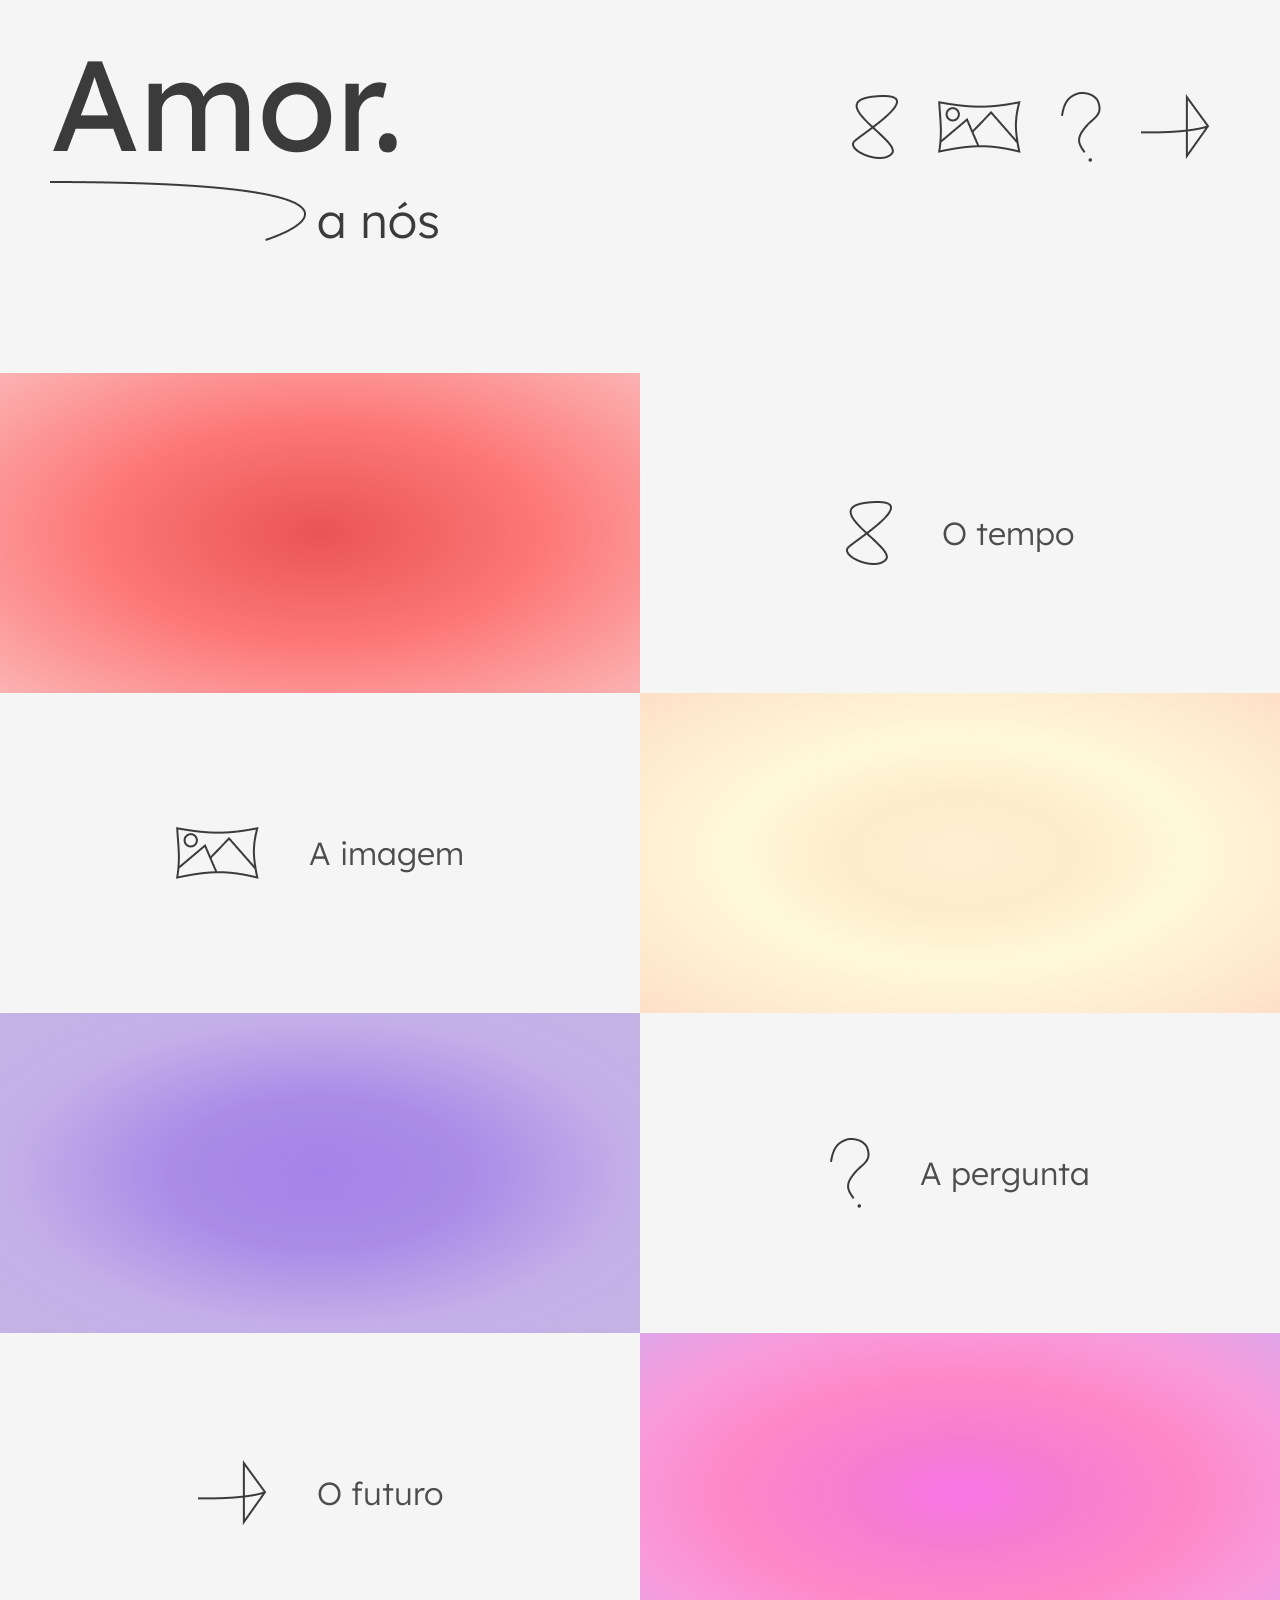
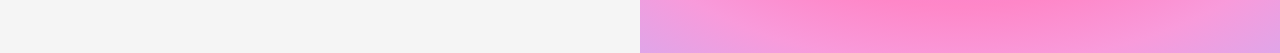
<file: index.html>
<!DOCTYPE html>
<html lang="en">
<head>
    <meta charset="UTF-8">
    <meta name="viewport" content="width=device-width, initial-scale=1.0">
    <meta name="description" content="A web domain for me and her">
    <meta name="keywords" content="Love Gradient Time Future Pictures Questions">
    <link rel="stylesheet" href="styles/styles.css">

    <link rel="preconnect" href="https://fonts.googleapis.com">
    <link rel="preconnect" href="https://fonts.gstatic.com" crossorigin>
    <link href="https://fonts.googleapis.com/css2?family=Lexend:wght@100..900&display=swap" rel="stylesheet">
    
    <title>Amor Para Nós</title>
    
</head>
<body>
    <header>
        
            <a target="_self" href="index.html"> <img class="logo" src="imgs/Titulo.png" alt="Main logo that says Amor, Nos with underline"/> </a>
        
        <nav>
           <a href="tempo.html"> <img class="nav_link" src="imgs/ampulhetaIcon.png" alt="Hourglass image navigation link"/> </a>
           <a href="imagem.html"> <img class="nav_link" src="imgs/imagemIcon.png" alt="Portrait image navigation link"/> </a>
           <a href="pergunta.html"><img class="nav_link" src="imgs/perguntaIcon.png" alt="Question mark image navigation link"/> </a> 
           <a href="futuro.html"><img class="nav_link" src="imgs/futuroIcon.png" alt="Right pointing arrow image navigation link"/> </a>  
        </nav>
    </header>
    <main>
        <div class="skeleton">
            <div class="gradient redgradient"></div>
            <div class="explainer otempo"> 
                <a href="tempo.html">
                    <img alt="Hourglass" src="imgs/ampulhetaIcon.png"/>
                    <p>O tempo</p>
                </a>
            </div>
            <div class="explainer aimagem">
                <a href="imagem.html">
                    <img alt="Image" src="imgs/imagemIcon.png"/>
                    <p>A imagem</p>
                </a>
            </div>
            <div class="gradient yellowgradient"></div>
            <div class="gradient purplegradient"></div>
            <div class="explainer apergunta">
                <a href="pergunta.html">
                    <img alt="Question mark" src="imgs/perguntaIcon.png"/>
                    <p>A pergunta</p>
                </a>
            </div>
            <div class="explainer ofuturo">
                <a href="futuro.html">
                    <img alt="Hourglass" src="imgs/futuroIcon.png"/>
                    <p>O futuro</p>
                </a>
            </div>
            <div class="gradient pinkgradient"></div>
        </div>
    </main>
</body>
</html>
</file>
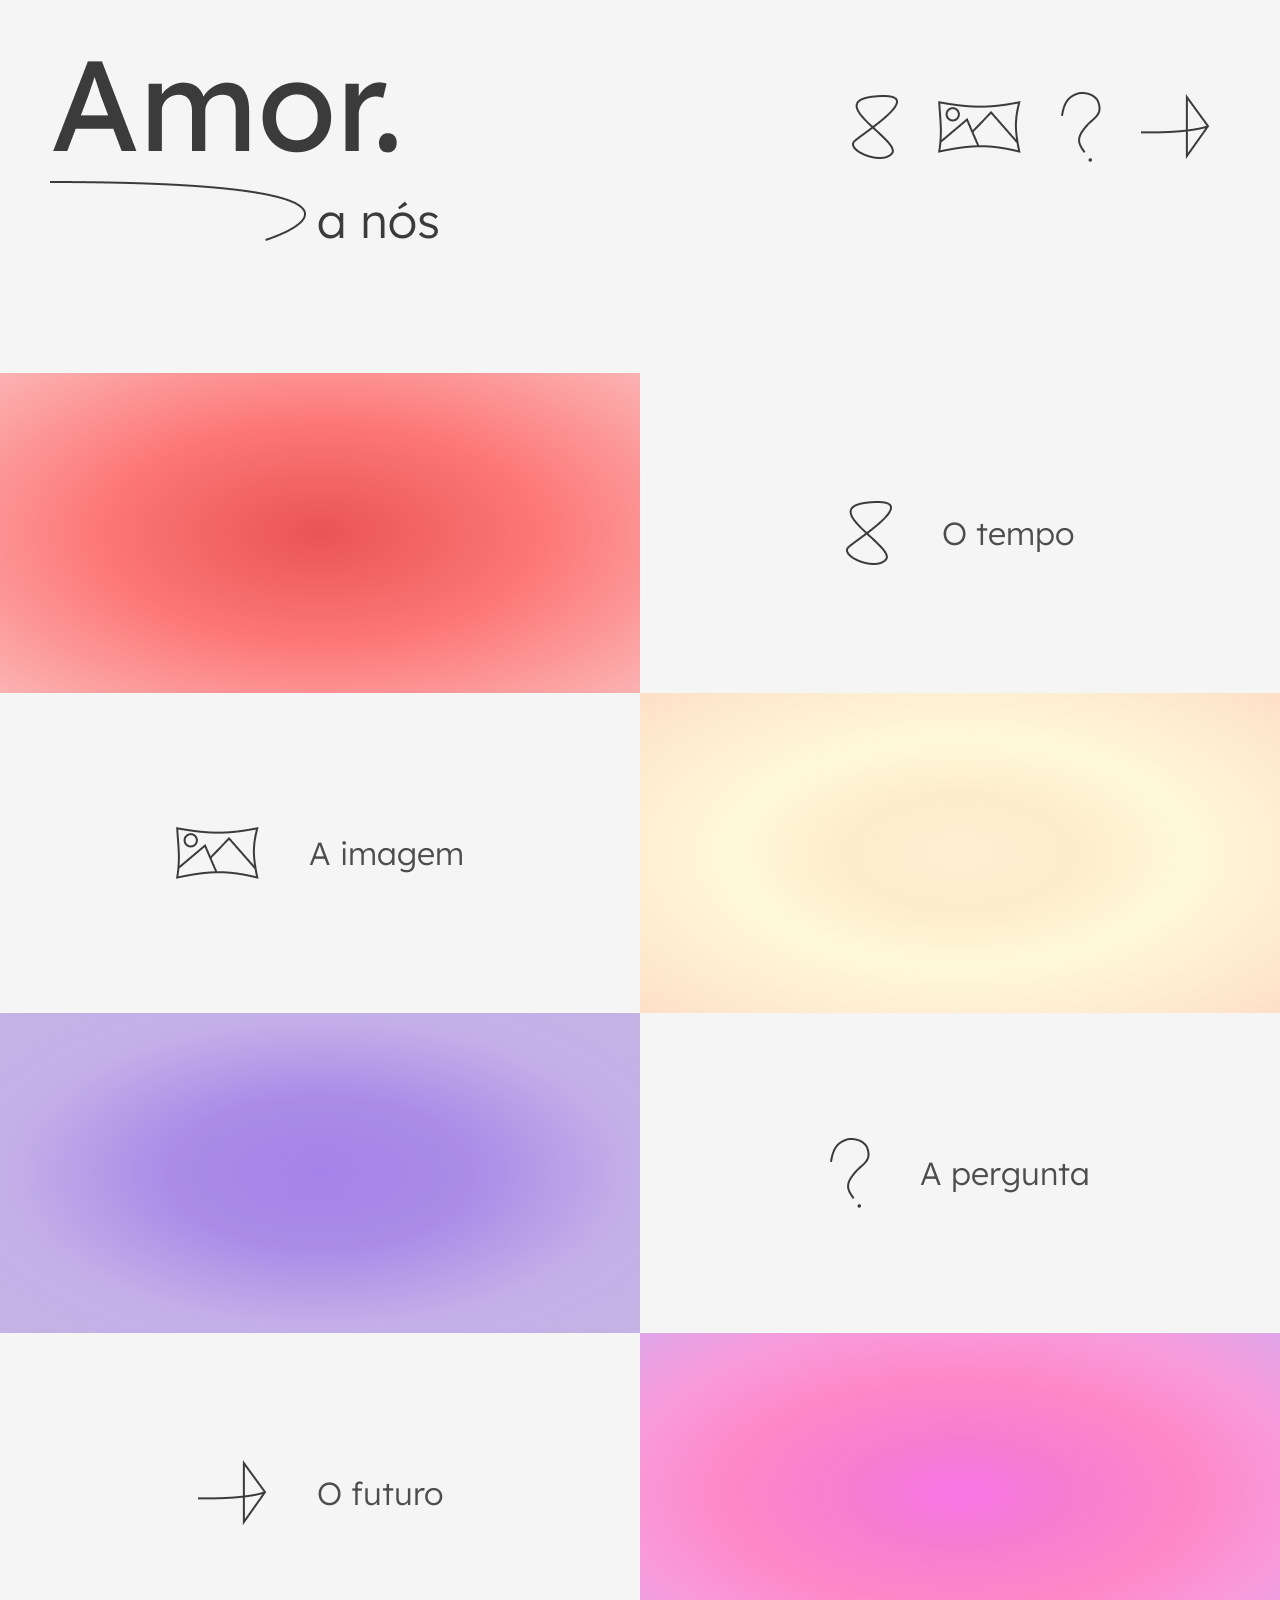
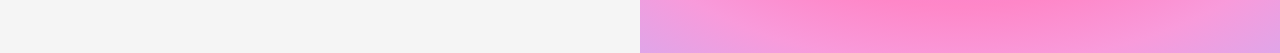
<file: pages/index.html>
<!DOCTYPE html>
<html lang="en">
<head>
    <meta charset="UTF-8">
    <meta name="viewport" content="width=device-width, initial-scale=1.0">
    <meta name="description" content="A web domain for me and her">
    <meta name="keywords" content="Love Gradient Time Future Pictures Questions">
    <link rel="stylesheet" href="../styles/styles.css">

    <link rel="preconnect" href="https://fonts.googleapis.com">
    <link rel="preconnect" href="https://fonts.gstatic.com" crossorigin>
    <link href="https://fonts.googleapis.com/css2?family=Lexend:wght@100..900&display=swap" rel="stylesheet">
    
    <title>Amor Para Nós</title>
    
</head>
<body>
    <header>
        
            <a target="_self" href="index.html"> <img class="logo" src="/imgs/Titulo.png" alt="Main logo that says Amor, Nos with underline"/> </a>
        
        <nav>
           <a href="tempo.html"> <img class="nav_link" src="/imgs/ampulhetaIcon.png" alt="Hourglass image navigation link"/> </a>
           <a href="imagem.html"> <img class="nav_link" src="/imgs/imagemIcon.png" alt="Portrait image navigation link"/> </a>
           <a href="pergunta.html"><img class="nav_link" src="/imgs/perguntaIcon.png" alt="Question mark image navigation link"/> </a> 
           <a href="futuro.html"><img class="nav_link" src="/imgs/futuroIcon.png" alt="Right pointing arrow image navigation link"/> </a>  
        </nav>
    </header>
    <main>
        <div class="skeleton">
            <div class="gradient redgradient"></div>
            <div class="explainer otempo"> 
                <a href="tempo.html">
                    <img alt="Hourglass" src="/imgs/ampulhetaIcon.png"/>
                    <p>O tempo</p>
                </a>
            </div>
            <div class="explainer aimagem">
                <a href="imagem.html">
                    <img alt="Image" src="/imgs/imagemIcon.png"/>
                    <p>A imagem</p>
                </a>
            </div>
            <div class="gradient yellowgradient"></div>
            <div class="gradient purplegradient"></div>
            <div class="explainer apergunta">
                <a href="pergunta.html">
                    <img alt="Question mark" src="/imgs/perguntaIcon.png"/>
                    <p>A pergunta</p>
                </a>
            </div>
            <div class="explainer ofuturo">
                <a href="futuro.html">
                    <img alt="Hourglass" src="/imgs/futuroIcon.png"/>
                    <p>O futuro</p>
                </a>
            </div>
            <div class="gradient pinkgradient"></div>
        </div>
    </main>
</body>
</html>
</file>
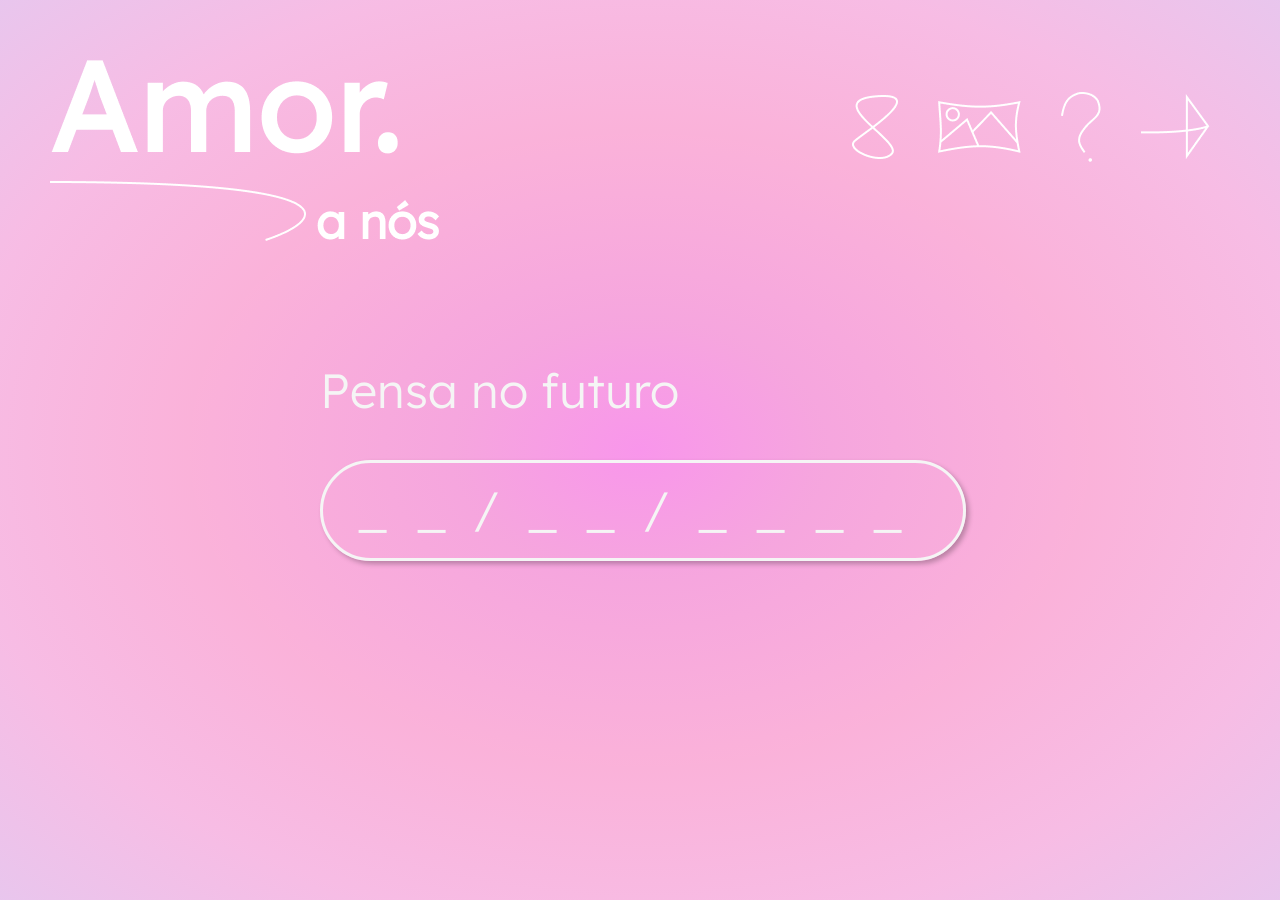
<file: futuro.html>
<!DOCTYPE html>
<html lang="en">
<head>
    <meta charset="UTF-8">
    <meta name="viewport" content="width=device-width, initial-scale=1.0">
    <meta name="description" content="A web domain for me and her">
    <meta name="keywords" content="Love Gradient Time Future Pictures Questions">
    <link rel="stylesheet" href="styles/styles.css">

    <link rel="preconnect" href="https://fonts.googleapis.com">
    <link rel="preconnect" href="https://fonts.gstatic.com" crossorigin>
    <link href="https://fonts.googleapis.com/css2?family=Lexend:wght@100..900&display=swap" rel="stylesheet">
    
    <title>Amor Para Nós</title>
    <script src="futuroInput.js"></script>
</head>
<body class="futuro_main">
        <header>
        <a target="_self" href="index.html"> <img class="logo" src="imgs/TituloBranco.png" alt="Main logo that says Amor, Nos with underline"/> </a>
        
        <nav>
           <a href="tempo.html"> <img class="nav_link" src="imgs/ampulhetaIconBranco.png" alt="Hourglass image navigation link"/> </a>
           <a href="imagem.html"> <img class="nav_link" src="imgs/imagemIconBranco.png" alt="Portrait image navigation link"/> </a>
           <a href="pergunta.html"><img class="nav_link" src="imgs/perguntaIconBranco.png" alt="Question mark image navigation link"/> </a> 
           <a href="futuro.html"><img class="nav_link" src="imgs/futuroIconBranco.png" alt="Right pointing arrow image navigation link"/> </a>  
        </nav>
        </header>

        <main>
            <div>
                <label for="date" id="dateLabel">Pensa no futuro</label>
            </div>
            
            <div class="dateWrapper">
                <input placeholder="__/__/____" type="text" name="date" id="date" min="2026-04-04" inputmode="numeric" maxlength="10" autocomplete="off"/>
                
            </div>
            <span class="msg" id="msg"></span>
        </main>

        
</body>
</html>
</file>
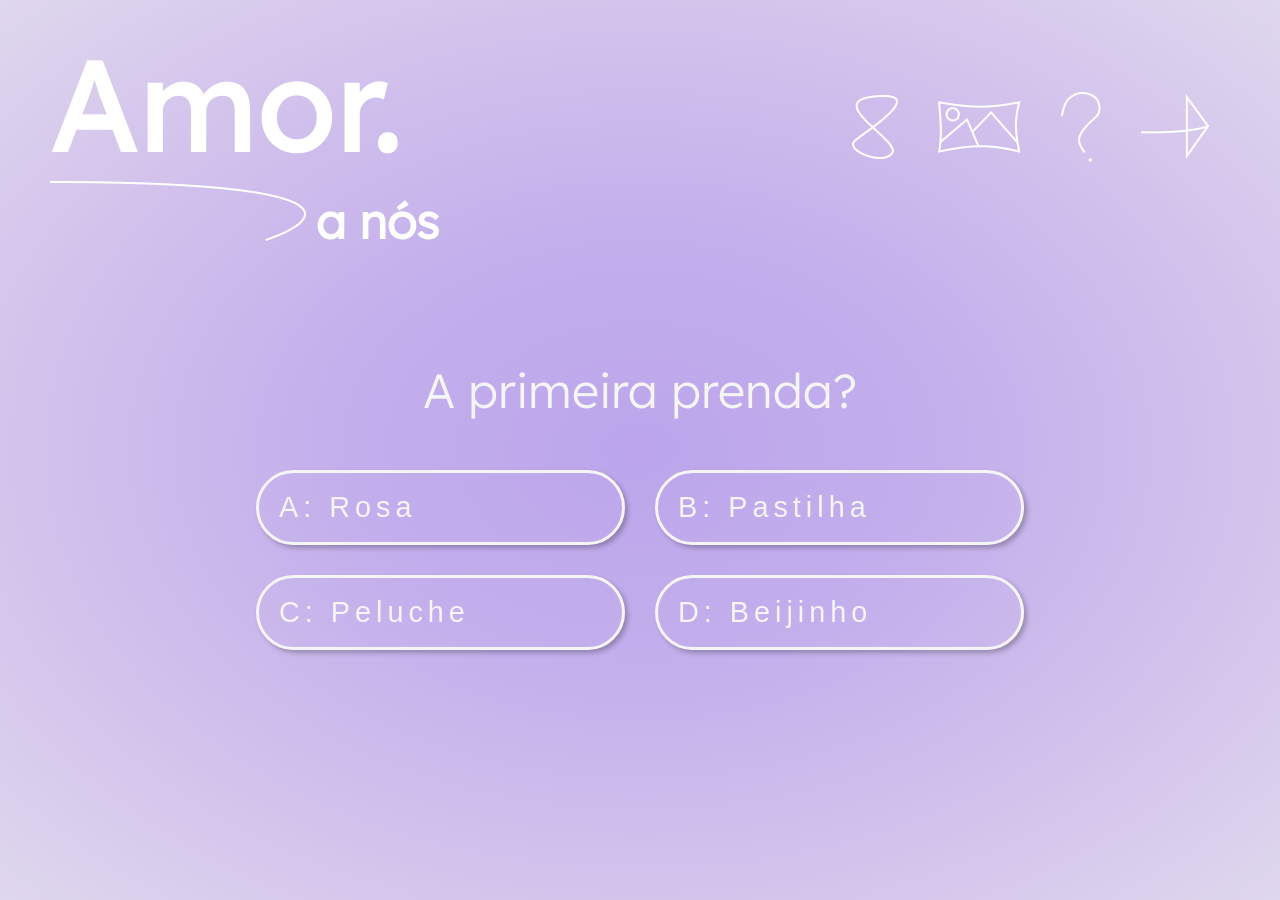
<file: pergunta.html>
<!DOCTYPE html>
<html lang="en">
<head>
    <meta charset="UTF-8">
    <meta name="viewport" content="width=device-width, initial-scale=1.0">
    <meta name="description" content="A web domain for me and her">
    <meta name="keywords" content="Love Gradient Time Future Pictures Questions">
    <link rel="stylesheet" href="styles/styles.css">

    <link rel="preconnect" href="https://fonts.googleapis.com">
    <link rel="preconnect" href="https://fonts.gstatic.com" crossorigin>
    <link href="https://fonts.googleapis.com/css2?family=Lexend:wght@100..900&display=swap" rel="stylesheet">
    
    <title>Amor Para Nós</title>
    <script src="perguntas.js"></script>
</head>
<body class="pergunta_main">
        <header>
            <a target="_self" href="index.html"> <img class="logo" src="imgs/TituloBranco.png" alt="Main logo that says Amor, Nos with underline"/> </a>
            
            <nav>
            <a href="tempo.html"> <img class="nav_link" src="imgs/ampulhetaIconBranco.png" alt="Hourglass image navigation link"/> </a>
            <a href="imagem.html"> <img class="nav_link" src="imgs/imagemIconBranco.png" alt="Portrait image navigation link"/> </a>
            <a href="pergunta.html"><img class="nav_link" src="imgs/perguntaIconBranco.png" alt="Question mark image navigation link"/> </a> 
            <a href="futuro.html"><img class="nav_link" src="imgs/futuroIconBranco.png" alt="Right pointing arrow image navigation link"/> </a>  
            </nav>

        </header>
        <main>
            
                <p id="question">A primeira prenda?</p>
                <div class="input_box">
                    <input id="A" onclick="SwitchQuizz('A')"  value="" type="button"/>
                    <input id="B" onclick="SwitchQuizz('B')" value="" type="button"/>
                    <input id="C" onclick="SwitchQuizz('C')" value="" type="button"/>
                    <input id="D" onclick="SwitchQuizz('D')" value="" type="button"/>
                </div>
            
        </main>
</body>
</html>
</file>
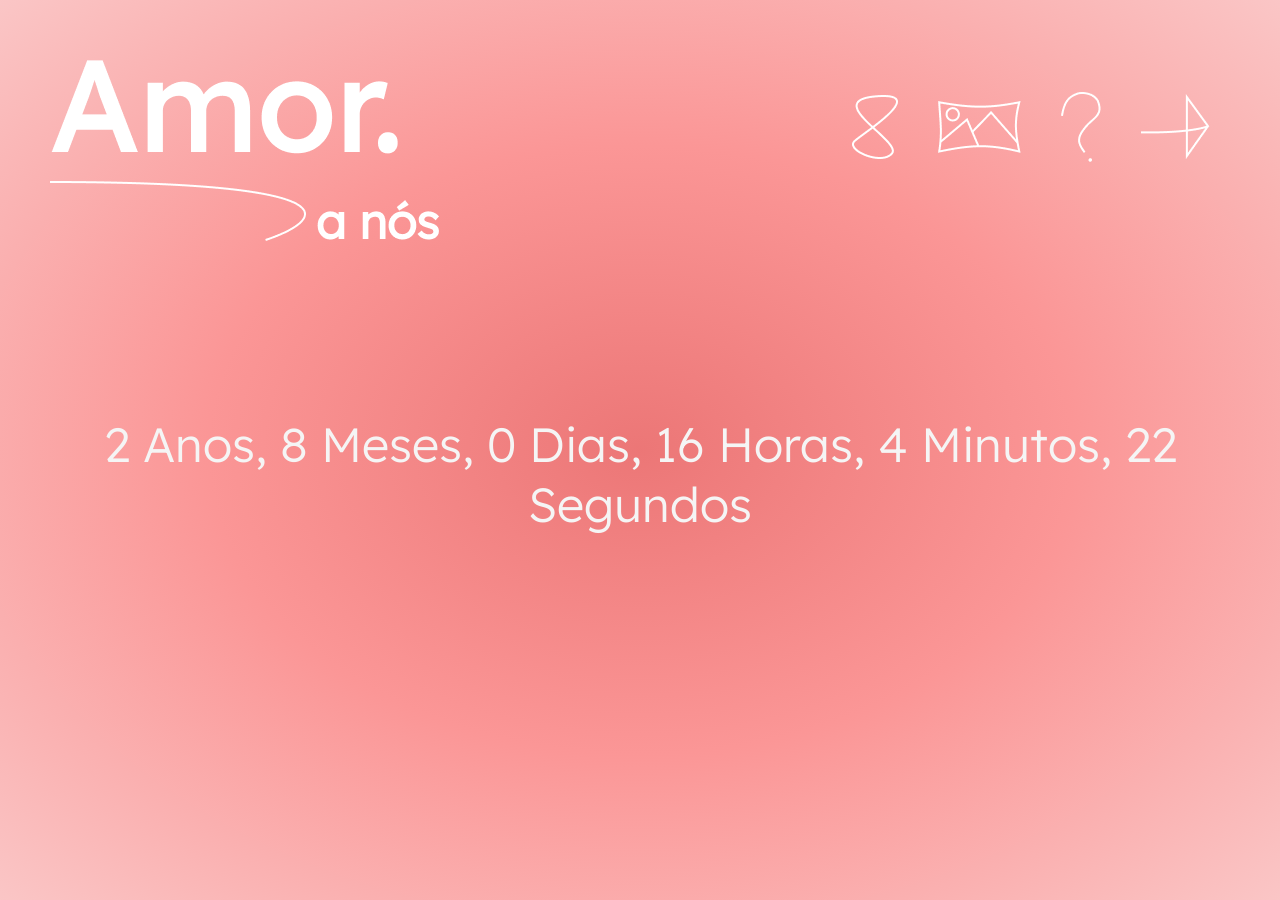
<file: tempo.html>
<!DOCTYPE html>
<html lang="en">
<head>
    <meta charset="UTF-8">
    <meta name="viewport" content="width=device-width, initial-scale=1.0">
    <meta name="description" content="A web domain for me and her">
    <meta name="keywords" content="Love Gradient Time Future Pictures Questions">
    <link rel="stylesheet" href="styles/styles.css">

    <link rel="preconnect" href="https://fonts.googleapis.com">
    <link rel="preconnect" href="https://fonts.gstatic.com" crossorigin>
    <link href="https://fonts.googleapis.com/css2?family=Lexend:wght@100..900&display=swap" rel="stylesheet">
    
    <title>Amor Para Nós</title>
    <script src="timer.js"></script>
</head>
<body class="tempo_main">
    

    <header>
        <a target="_self" href="index.html"> <img class="logo" src="imgs/TituloBranco.png" alt="Main logo that says Amor, Nos with underline"/> </a>
        
        <nav>
           <a href="tempo.html"> <img class="nav_link" src="imgs/ampulhetaIconBranco.png" alt="Hourglass image navigation link"/> </a>
           <a href="imagem.html"> <img class="nav_link" src="imgs/imagemIconBranco.png" alt="Portrait image navigation link"/> </a>
           <a href="pergunta.html"><img class="nav_link" src="imgs/perguntaIconBranco.png" alt="Question mark image navigation link"/> </a> 
           <a href="futuro.html"><img class="nav_link" src="imgs/futuroIconBranco.png" alt="Right pointing arrow image navigation link"/> </a>  
        </nav>
        
        
        
    </header>

    <main>
       <p id="relogio">  </p>
    </main>

</body>
</html>
</file>
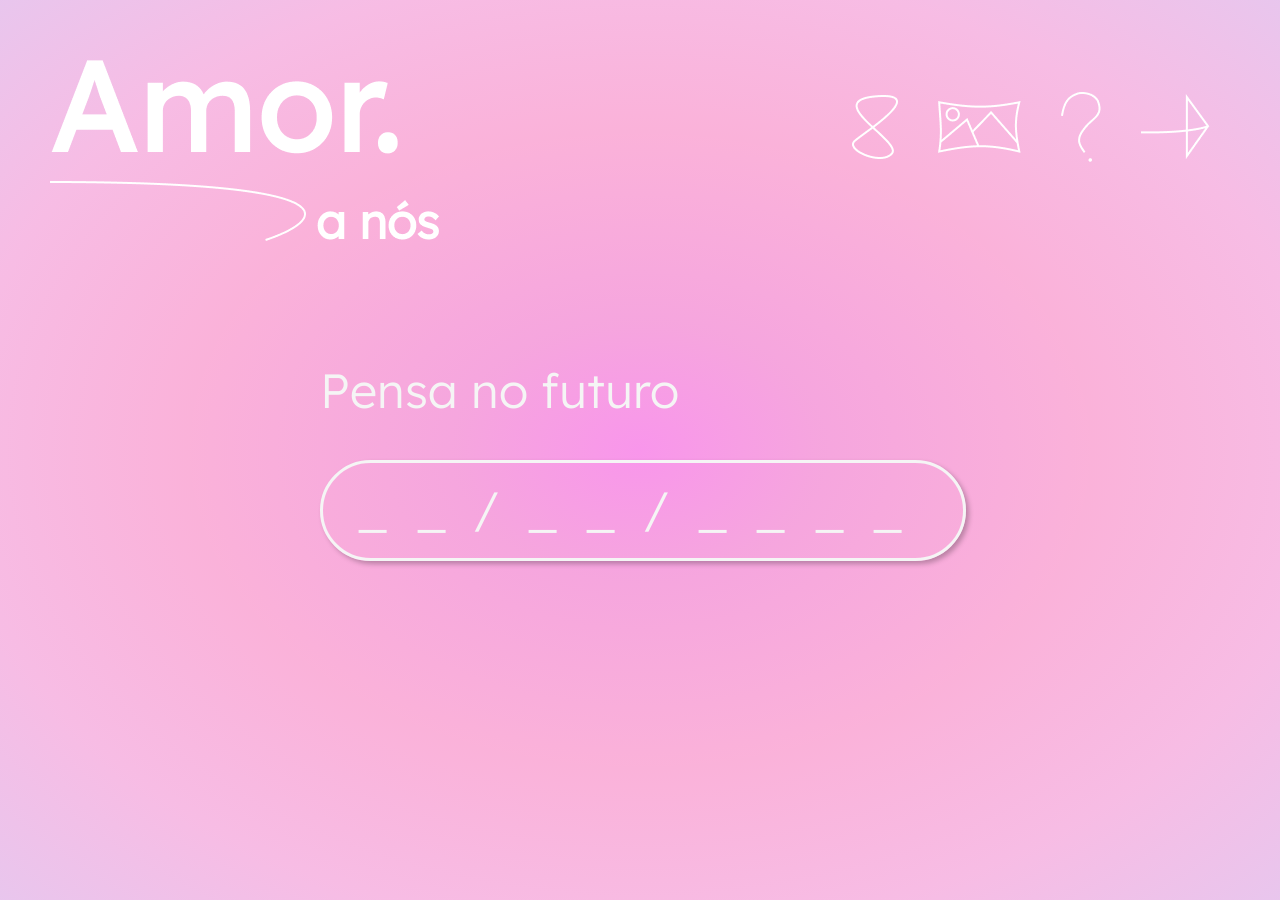
<file: pages/futuro.html>
<!DOCTYPE html>
<html lang="en">
<head>
    <meta charset="UTF-8">
    <meta name="viewport" content="width=device-width, initial-scale=1.0">
    <meta name="description" content="A web domain for me and her">
    <meta name="keywords" content="Love Gradient Time Future Pictures Questions">
    <link rel="stylesheet" href="../styles/styles.css">

    <link rel="preconnect" href="https://fonts.googleapis.com">
    <link rel="preconnect" href="https://fonts.gstatic.com" crossorigin>
    <link href="https://fonts.googleapis.com/css2?family=Lexend:wght@100..900&display=swap" rel="stylesheet">
    
    <title>Amor Para Nós</title>
    <script src="../futuroInput.js"></script>
</head>
<body class="futuro_main">
        <header>
        <a target="_self" href="index.html"> <img class="logo" src="/imgs/TituloBranco.png" alt="Main logo that says Amor, Nos with underline"/> </a>
        
        <nav>
           <a href="tempo.html"> <img class="nav_link" src="/imgs/ampulhetaIconBranco.png" alt="Hourglass image navigation link"/> </a>
           <a href="imagem.html"> <img class="nav_link" src="/imgs/imagemIconBranco.png" alt="Portrait image navigation link"/> </a>
           <a href="pergunta.html"><img class="nav_link" src="/imgs/perguntaIconBranco.png" alt="Question mark image navigation link"/> </a> 
           <a href="futuro.html"><img class="nav_link" src="/imgs/futuroIconBranco.png" alt="Right pointing arrow image navigation link"/> </a>  
        </nav>
        </header>

        <main>
            <div>
                <label for="date" id="dateLabel">Pensa no futuro</label>
            </div>
            
            <div class="dateWrapper">
                <input placeholder="__/__/____" type="text" name="date" id="date" min="2026-04-04" inputmode="numeric" maxlength="10" autocomplete="off"/>
                
            </div>
            <span class="msg" id="msg"></span>
        </main>

        
</body>
</html>
</file>
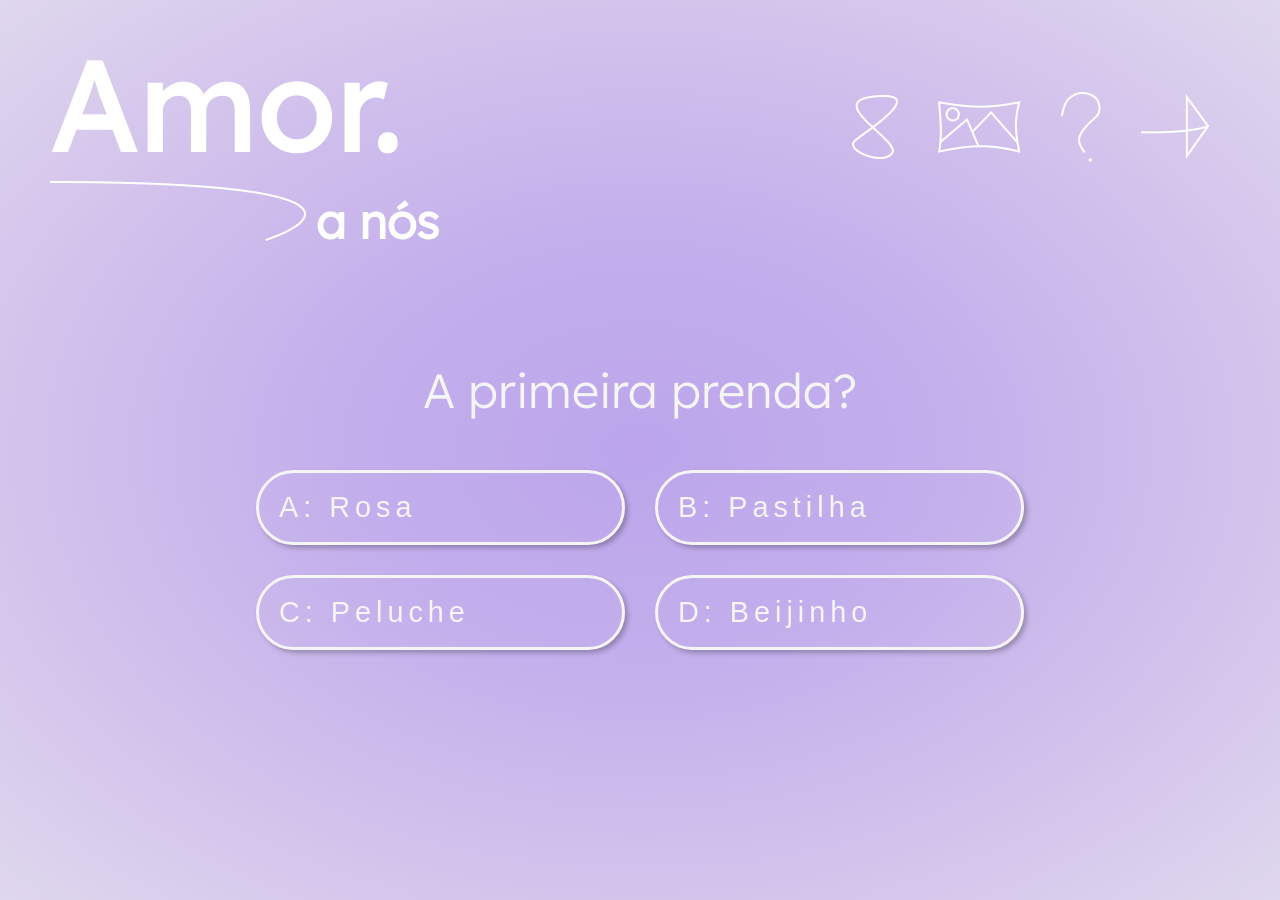
<file: pages/pergunta.html>
<!DOCTYPE html>
<html lang="en">
<head>
    <meta charset="UTF-8">
    <meta name="viewport" content="width=device-width, initial-scale=1.0">
    <meta name="description" content="A web domain for me and her">
    <meta name="keywords" content="Love Gradient Time Future Pictures Questions">
    <link rel="stylesheet" href="../styles/styles.css">

    <link rel="preconnect" href="https://fonts.googleapis.com">
    <link rel="preconnect" href="https://fonts.gstatic.com" crossorigin>
    <link href="https://fonts.googleapis.com/css2?family=Lexend:wght@100..900&display=swap" rel="stylesheet">
    
    <title>Amor Para Nós</title>
    <script src="../perguntas.js"></script>
</head>
<body class="pergunta_main">
        <header>
            <a target="_self" href="index.html"> <img class="logo" src="/imgs/TituloBranco.png" alt="Main logo that says Amor, Nos with underline"/> </a>
            
            <nav>
            <a href="tempo.html"> <img class="nav_link" src="/imgs/ampulhetaIconBranco.png" alt="Hourglass image navigation link"/> </a>
            <a href="imagem.html"> <img class="nav_link" src="/imgs/imagemIconBranco.png" alt="Portrait image navigation link"/> </a>
            <a href="pergunta.html"><img class="nav_link" src="/imgs/perguntaIconBranco.png" alt="Question mark image navigation link"/> </a> 
            <a href="futuro.html"><img class="nav_link" src="/imgs/futuroIconBranco.png" alt="Right pointing arrow image navigation link"/> </a>  
            </nav>

        </header>
        <main>
            
                <p id="question">A primeira prenda?</p>
                <div class="input_box">
                    <input id="A" onclick="SwitchQuizz('A')"  value="" type="button"/>
                    <input id="B" onclick="SwitchQuizz('B')" value="" type="button"/>
                    <input id="C" onclick="SwitchQuizz('C')" value="" type="button"/>
                    <input id="D" onclick="SwitchQuizz('D')" value="" type="button"/>
                </div>
            
        </main>
</body>
</html>
</file>
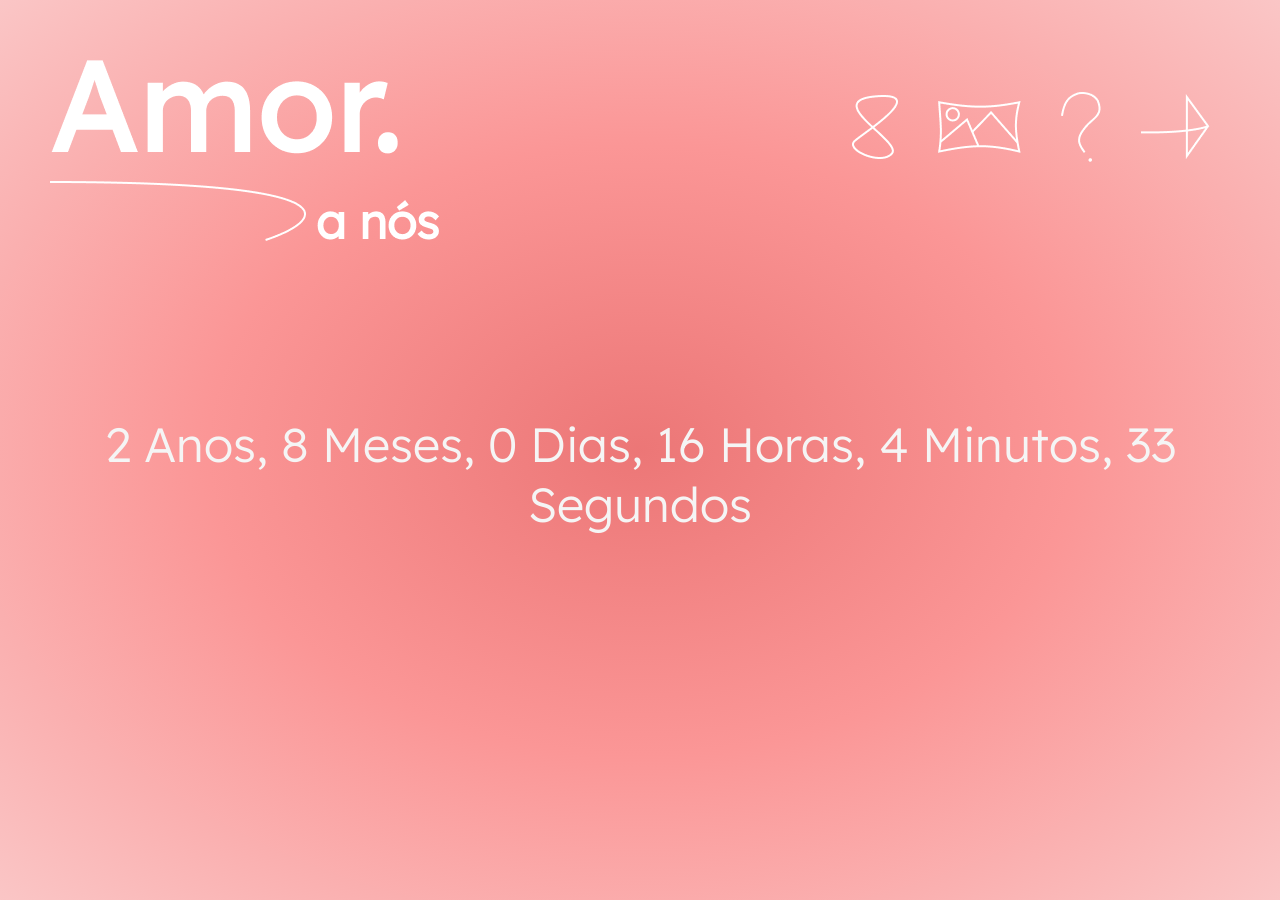
<file: pages/tempo.html>
<!DOCTYPE html>
<html lang="en">
<head>
    <meta charset="UTF-8">
    <meta name="viewport" content="width=device-width, initial-scale=1.0">
    <meta name="description" content="A web domain for me and her">
    <meta name="keywords" content="Love Gradient Time Future Pictures Questions">
    <link rel="stylesheet" href="../styles/styles.css">

    <link rel="preconnect" href="https://fonts.googleapis.com">
    <link rel="preconnect" href="https://fonts.gstatic.com" crossorigin>
    <link href="https://fonts.googleapis.com/css2?family=Lexend:wght@100..900&display=swap" rel="stylesheet">
    
    <title>Amor Para Nós</title>
    <script src="../timer.js"></script>
</head>
<body class="tempo_main">
    

    <header>
        <a target="_self" href="index.html"> <img class="logo" src="/imgs/TituloBranco.png" alt="Main logo that says Amor, Nos with underline"/> </a>
        
        <nav>
           <a href="tempo.html"> <img class="nav_link" src="/imgs/ampulhetaIconBranco.png" alt="Hourglass image navigation link"/> </a>
           <a href="imagem.html"> <img class="nav_link" src="/imgs/imagemIconBranco.png" alt="Portrait image navigation link"/> </a>
           <a href="pergunta.html"><img class="nav_link" src="/imgs/perguntaIconBranco.png" alt="Question mark image navigation link"/> </a> 
           <a href="futuro.html"><img class="nav_link" src="/imgs/futuroIconBranco.png" alt="Right pointing arrow image navigation link"/> </a>  
        </nav>
        
        
        
    </header>

    <main>
       <p id="relogio">  </p>
    </main>

</body>
</html>
</file>
<file: styles/styles.css>
/* Variables and general styles, can be overwritten or modified */

* {
    --background_color: #F5F5F5;
    --text_color: #4D4D4D;
    --test: black;
    --default_horizontal_margin: 50px; 
    --default_vertical_margin: 50px; 
    --red_gradient: radial-gradient(ellipse at center,rgba(233, 76, 76, 0.95) 0%, rgba(255, 87, 87, 0.8) 48%, rgba(255, 151, 151, 0.7) 100%);
    --yellow_gradient: radial-gradient(ellipse at center,rgba(255, 239, 210, 1) 0%, rgba(253, 236, 202, 1) 25%, rgba(255, 249, 216, 1) 50%, rgba(254, 237, 205, 0.95) 75%, rgba(255, 220, 189, 0.85) 100%);
    --purple_gradient: radial-gradient(ellipse at center,rgba(164, 132, 232, 1) 0%, rgba(161, 128, 230, 0.9 ) 33%, rgba(176, 144, 227, 0.7) 68%, rgba(196, 179, 228, 1) 100%);
    --pink_gradient:  radial-gradient(ellipse at center,rgba(250, 118, 232, 1) 0%, rgba(246, 123, 210, 1) 20%, rgba(255, 123, 195, 0.9) 50%, rgba(249, 132, 212, 0.8) 76%, rgba(220, 151, 230, 0.85) 100%);
    --red_gradient_background: radial-gradient(ellipse at center,rgba(233, 76, 76, 0.75) 0%, rgba(255, 87, 87, 0.6) 48%, rgba(255, 151, 151, 0.5) 100%);
    --pink_gradient_background:  radial-gradient(ellipse at center,rgba(250, 118, 232, 0.75) 0%, rgba(246, 123, 210, 0.65) 20%, rgba(255, 123, 195, 0.55) 50%, rgba(249, 132, 212, 0.5) 76%, rgba(220, 151, 230, 0.5) 100%);
    --purple_gradient_background: radial-gradient(ellipse at center,rgba(164, 132, 232, 0.7) 0%, rgba(161, 128, 230, 0.6 ) 33%, rgba(176, 144, 227, 0.5) 68%, rgba(196, 179, 228, 0.45) 100%);
    margin: 0;

}


html {
   background-color: var(--background_color);  
    font-family: "Lexend", sans-serif;
    font-optical-sizing: auto;
    font-weight: 300;
    font-style: normal;
    color: var(--text_color);
}


header {
    /* Header is a always a flexbox with space-between so it spans the entire screen size and adjusts to it*/
    display: flex;
    justify-content: space-between;
    align-items: start;

}


nav {
    /* Nav is also a flexbox so images are centered */
    display: flex;
    align-items: center;
    margin: var(--default_vertical_margin) var(--default_horizontal_margin) 0 auto;

}

a {
    text-decoration: none;
    color: var(--text_color);

}

/* Header styles */

.logo {
    margin: var(--default_vertical_margin) 0 0 var(--default_horizontal_margin);
}

.nav_link {
    padding-top: 42px;
    margin: 0 20px;
}

/* Body index styles */

.skeleton {
    display: grid;
    margin-top: calc(var(--default_vertical_margin) * 2);
    grid-template-columns: 1fr 1fr;
}

.skeleton div a{
    display: flex;
    gap: var(--default_horizontal_margin);
    align-items: center;
    justify-content: center;
    width: 50vw;
    height: 25vw;
}

.skeleton div p {
    font-size: 32px;
    display: inline;
}



.redgradient {
    background: var(--red_gradient);
}

.yellowgradient {
    background: var(--yellow_gradient);
}

.pinkgradient {
    background: var(--pink_gradient);
}

.purplegradient {
    background: var(--purple_gradient);
}

/* Tempo page */

.tempo_main {
    /* grid so header and clock paragraph keep the same size and span the whole screen */
    display: grid;
    grid-template-rows: 46vh auto;
    height: 100vh;
    background: var(--red_gradient_background);
    text-align: center;
    font-size: 3em;
    color: #F5F5F5;
    
}

/* Futuro page */

.futuro_main {
    display: grid;
    grid-template-rows: 40vh auto;
    text-align: center;
    height: 100vh;
    background: var(--pink_gradient_background);
    font-size: 3em;
    color: var(--background_color);
    text-align: center;
}



.futuro_main div {
    
    
    width: 50vw;
    margin: 0 auto 10px auto;
    text-align: left;
    
}

.futuro_main input {
    background: none;
    color: var(--background_color);
    border:var(--background_color) 3px solid;
    width: 50vw;
    padding: 15px 0 20px 0;
    border-radius: 70px;
    font-size: 1em;
    font-family: "Lexend", sans-serif;
    font-weight: 300;
    text-align: center;
    letter-spacing: 10px;
    box-shadow: rgba(0, 0, 0, 0.25 ) 3px 3px 5px;
    margin-top: 30px;
    
}

.msg {
    color: var(--background_color);
    font-weight: 300;
    margin-top: 50px;
}

.futuro_main input::placeholder {

    color: var(--background_color);
    letter-spacing: 2vw;

}

.futuro_main input:focus {
    text-decoration: none;
    outline: none;
}




/* Pergunta page */

.pergunta_main {
    display: grid;
    grid-template-rows: 40vh auto;
    height: 100vh;
    background: var(--purple_gradient_background);
    color: var(--background_color);
    font-size: 3em;
    text-align: center;
}



.pergunta_main input {
    background: none;
    color: var(--background_color);
    border:var(--background_color) 3px solid;
    border-radius: 70px;
    font-size: 0.6em;
    text-align: left;
    padding-left: 20px;
    letter-spacing: 5px;
    box-shadow: rgba(0, 0, 0, 0.25 ) 3px 3px 5px;
    flex: 2 0 20vw;
    height: 75px;
}

.input_box {
    width: 60vw;
    margin: 0 auto;
    display: flex;
    flex-flow: row wrap;
    gap: 30px;
    justify-content: space-between;
}

.pergunta_main p {
    margin-bottom: var(--default_vertical_margin);
}

/* Gallery page */

.gallery {
    width: 100vw;
    min-height: 100vh;
    display: grid;
    grid-template-columns: 1fr 1fr 1fr 1fr 1fr 1fr 1fr;
}

.gallery img {
    width: 100%;
    height: 100%;
    object-fit: cover;
}
</file>
